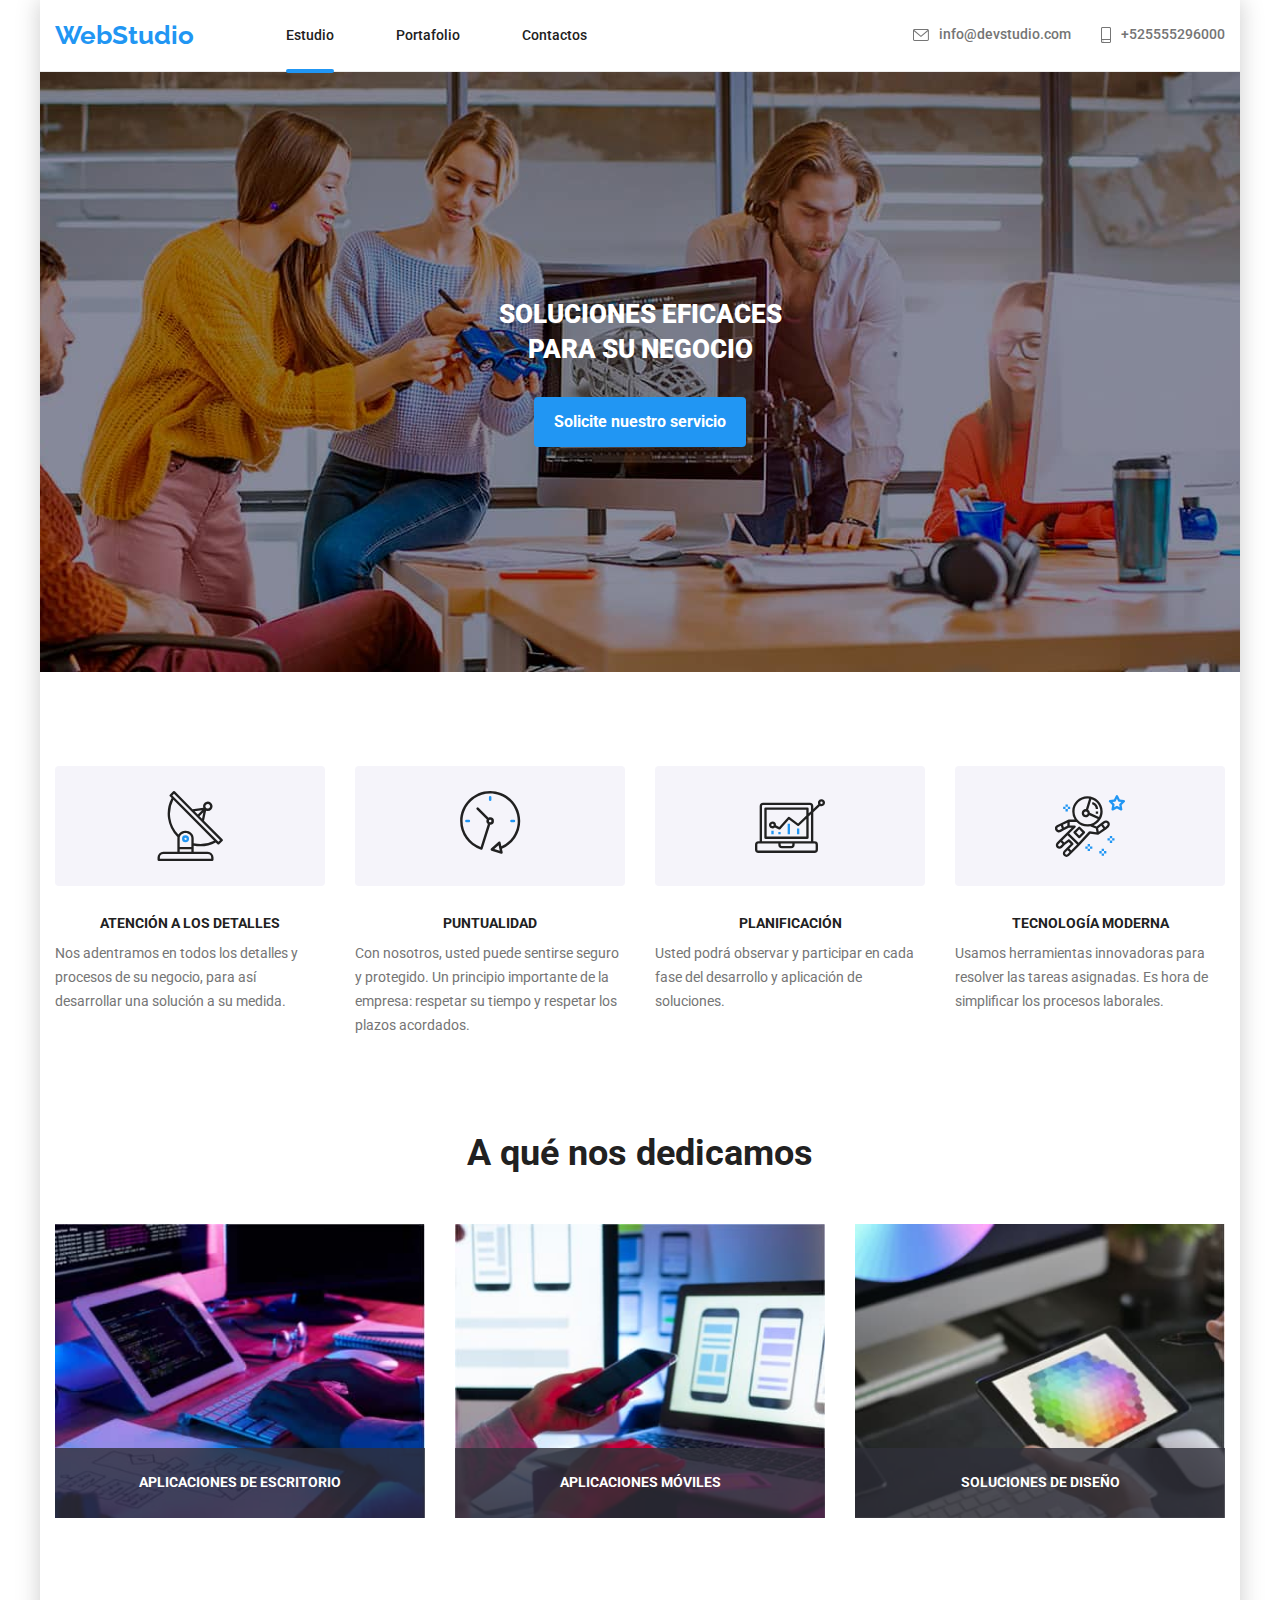
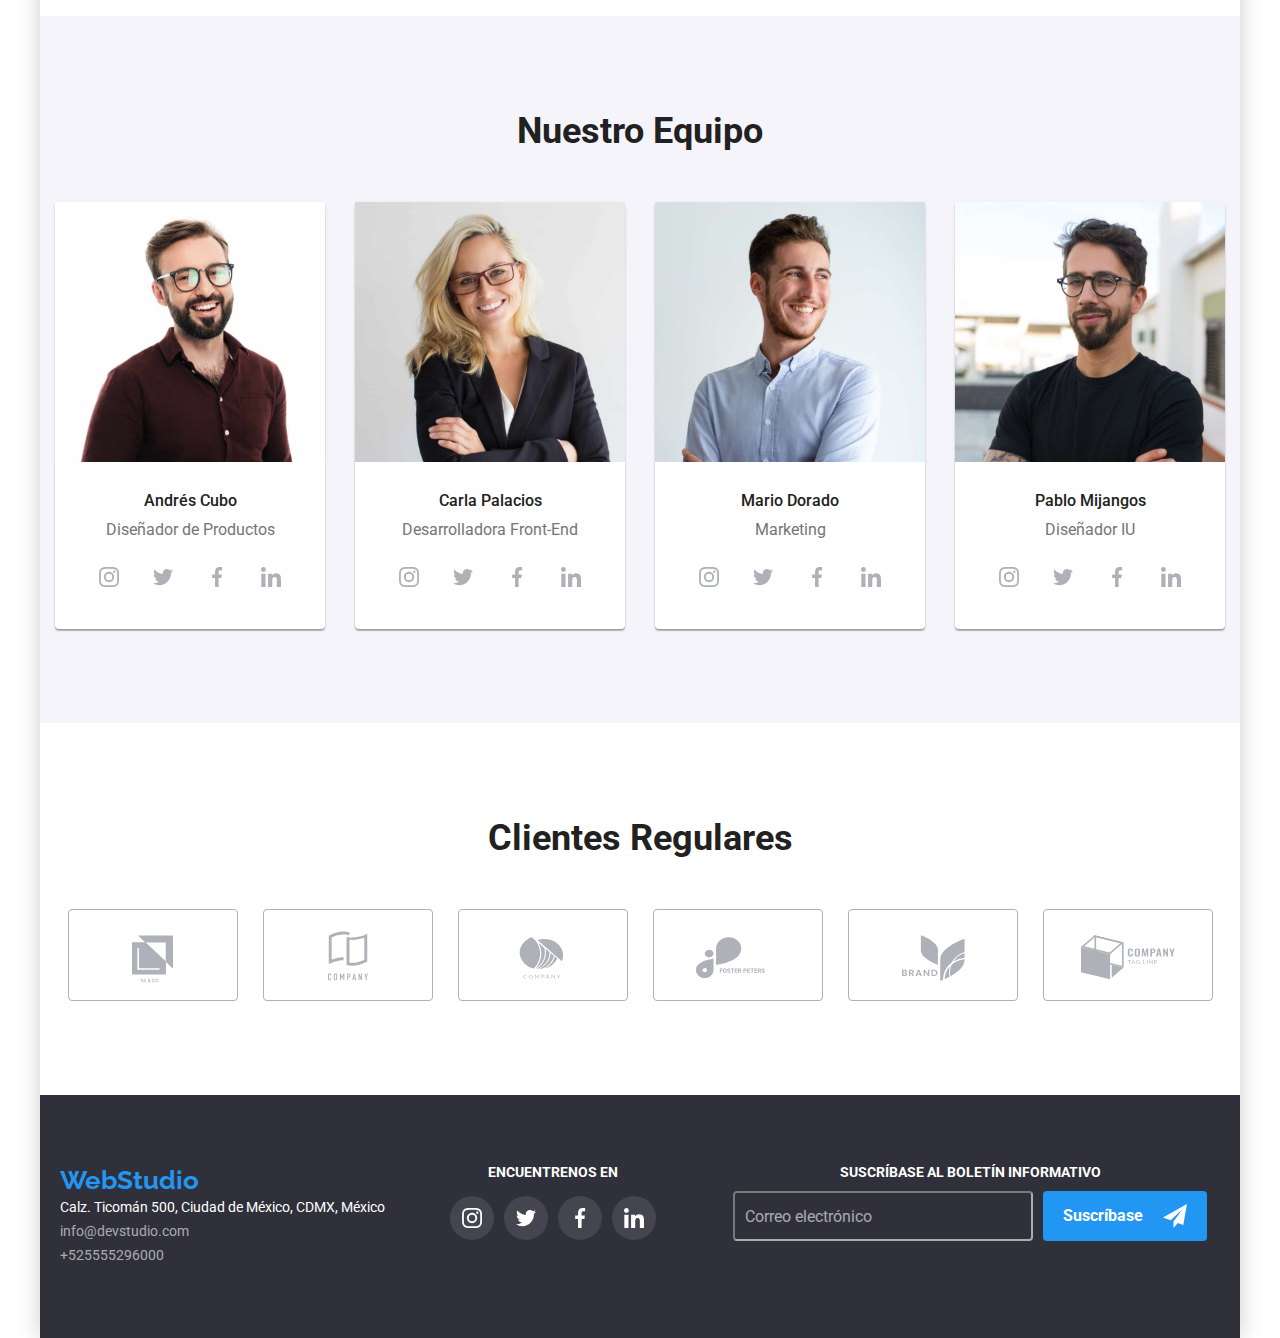
<file: index.html>
<!DOCTYPE html>
<html lang="en">
  <head>
    <meta charset="UTF-8" />
    <meta http-equiv="X-UA-Compatible" content="IE=edge" />
    <meta name="viewport" content="width=device-width, initial-scale=1.0" />
    <link rel="stylesheet" href="./css/main.min.css" />
    <link rel="stylesheet" href="./sass/main.css" />
    <title>WebStudio</title>
  </head>
  <body class="body">
    <header class="header">
      <nav class="nav">
        <a class="link logo" href="./index.html">WebStudio</a>
        <ul class="list menu">
          <li class="menu__item">
            <a class="link site menu__link" href="./index.html">Estudio</a>
          </li>
          <li class="menu__item">
            <a class="link menu__link" href="./portafolio.html">Portafolio</a>
          </li>
          <li class="menu__item">
            <a class="link menu__link" href="#">Contactos</a>
          </li>
        </ul>
      </nav>
      <ul class="list contact">
        <li class="contact__item">
          <svg class="contact__icon" width="16" height="12">
            <use href="./img/icons.svg#icon-mail"></use>
          </svg>
          <a
            class="link contact__link contact__link--header"
            href="mailto:info@devstudio.com"
          >
            info@devstudio.com
          </a>
        </li>
        <li class="contact__item">
          <svg class="contact__icon" width="10" height="16">
            <use href="./img/icons.svg#icon-phone"></use>
          </svg>
          <a
            class="link contact__link contact__link--header"
            href="tel:+525555296000"
          >
            +525555296000
          </a>
        </li>
      </ul>
    </header>
    <main class="main">
      <section class="">
        <div class="service">
          <h1 class="service__title">Soluciones eficaces para su negocio</h1>
          <button class="btn service__btn" type="button" data-modal-open>
            Solicite nuestro servicio
          </button>
        </div>
      </section>
      <section class="section">
        <ul class="list benefit">
          <li class="benefit__item">
            <div class="img">
              <svg class="img__icon">
                <use href="./img/icons.svg#icon-antenna"></use>
              </svg>
            </div>
            <h3 class="benefit__title">Atención a los detalles</h3>
            <p class="benefit__description">
              Nos adentramos en todos los detalles y procesos de su negocio,
              para así desarrollar una solución a su medida.
            </p>
          </li>
          <li class="benefit__item">
            <div class="img">
              <svg class="img__icon">
                <use href="./img/icons.svg#icon-reloj"></use>
              </svg>
            </div>
            <h3 class="benefit__title">Puntualidad</h3>
            <p class="benefit__description">
              Con nosotros, usted puede sentirse seguro y protegido. Un
              principio importante de la empresa: respetar su tiempo y respetar
              los plazos acordados.
            </p>
          </li>
          <li class="benefit__item">
            <div class="img">
              <svg class="img__icon">
                <use href="./img/icons.svg#icon-diagrama"></use>
              </svg>
            </div>
            <h3 class="benefit__title">Planificación</h3>
            <p class="benefit__description">
              Usted podrá observar y participar en cada fase del desarrollo y
              aplicación de soluciones.
            </p>
          </li>
          <li class="benefit__item">
            <div class="img">
              <svg class="img__icon">
                <use href="./img/icons.svg#icon-astronauta"></use>
              </svg>
            </div>
            <h3 class="benefit__title">Tecnología moderna</h3>
            <p class="benefit__description">
              Usamos herramientas innovadoras para resolver las tareas
              asignadas. Es hora de simplificar los procesos laborales.
            </p>
          </li>
        </ul>
        <div class="scope">
          <h2 class="title scope__title">A qué nos dedicamos</h2>
          <ul class="list scope__list">
            <li class="doing">
              <img
                class="doing__img"
                src="./img/deskopt-app.jpg"
                alt="Aplicativo de escritorio"
              />
              <p class="doing__title">aplicaciones de escritorio</p>
            </li>
            <li class="doing">
              <img
                class="doing__img"
                src="./img/movil-app.jpg"
                alt="Aplicativo movil"
              />
              <p class="doing__title">aplicaciones móviles</p>
            </li>
            <li class="doing">
              <img
                class="doing__img"
                src="./img/design.jpg"
                alt="Teoria del color"
              />
              <p class="doing__title">soluciones de diseño</p>
            </li>
          </ul>
        </div>
      </section>
      <section class="section section--team">
        <div class="team">
          <h2 class="title team__title">Nuestro Equipo</h2>
          <ul class="list team__list">
            <li class="person">
              <img
                class="person__photo"
                src="./img/andres-cubo.jpg"
                alt="Foto"
              />
              <h3 class="person__name">Andrés Cubo</h3>
              <p class="person__job">Diseñador de Productos</p>
              <ul class="list social">
                <li class="social__item">
                  <a class="social__link" href="">
                    <svg class="social__icon">
                      <use href="./img/icons.svg#icon-instagram"></use>
                    </svg>
                  </a>
                </li>
                <li class="social__item">
                  <a class="social__link" href="">
                    <svg class="social__icon">
                      <use href="./img/icons.svg#icon-twitter"></use>
                    </svg>
                  </a>
                </li>
                <li class="social__item">
                  <a class="social__link" href="">
                    <svg class="social__icon">
                      <use href="./img/icons.svg#icon-facebook"></use>
                    </svg>
                  </a>
                </li>
                <li class="social__item">
                  <a class="social__link" href="">
                    <svg class="social__icon">
                      <use href="./img/icons.svg#icon-linkedin"></use>
                    </svg>
                  </a>
                </li>
              </ul>
            </li>
            <li class="person">
              <img
                class="person__photo"
                src="./img/carla-palacios.jpg"
                alt="Foto"
              />
              <h3 class="person__name">Carla Palacios</h3>
              <p class="person__job">Desarrolladora Front-End</p>
              <ul class="list social">
                <li class="social__item">
                  <a class="social__link" href="">
                    <svg class="social__icon">
                      <use href="./img/icons.svg#icon-instagram"></use>
                    </svg>
                  </a>
                </li>
                <li class="social__item">
                  <a class="social__link" href="">
                    <svg class="social__icon">
                      <use href="./img/icons.svg#icon-twitter"></use>
                    </svg>
                  </a>
                </li>
                <li class="social__item">
                  <a class="social__link" href="">
                    <svg class="social__icon">
                      <use href="./img/icons.svg#icon-facebook"></use>
                    </svg>
                  </a>
                </li>
                <li class="social__item">
                  <a class="social__link" href="">
                    <svg class="social__icon">
                      <use href="./img/icons.svg#icon-linkedin"></use>
                    </svg>
                  </a>
                </li>
              </ul>
            </li>
            <li class="person">
              <img
                class="person__photo"
                src="./img/mario-dorado.jpg"
                alt="Foto"
              />
              <h3 class="person__name">Mario Dorado</h3>
              <p class="person__job">Marketing</p>
              <ul class="list social">
                <li class="social__item">
                  <a class="social__link" href="">
                    <svg class="social__icon">
                      <use href="./img/icons.svg#icon-instagram"></use>
                    </svg>
                  </a>
                </li>
                <li class="social__item">
                  <a class="social__link" href="">
                    <svg class="social__icon">
                      <use href="./img/icons.svg#icon-twitter"></use>
                    </svg>
                  </a>
                </li>
                <li class="social__item">
                  <a class="social__link" href="">
                    <svg class="social__icon">
                      <use href="./img/icons.svg#icon-facebook"></use>
                    </svg>
                  </a>
                </li>
                <li class="social__item">
                  <a class="social__link" href="">
                    <svg class="social__icon">
                      <use href="./img/icons.svg#icon-linkedin"></use>
                    </svg>
                  </a>
                </li>
              </ul>
            </li>
            <li class="person">
              <img
                class="person__photo"
                src="./img/pablo-mijangos.jpg"
                alt="Foto"
              />
              <h3 class="person__name">Pablo Mijangos</h3>
              <p class="person__job">Diseñador IU</p>
              <ul class="list social">
                <li class="social__item">
                  <a class="social__link" href="">
                    <svg class="social__icon">
                      <use href="./img/icons.svg#icon-instagram"></use>
                    </svg>
                  </a>
                </li>
                <li class="social__item">
                  <a class="social__link" href="">
                    <svg class="social__icon">
                      <use href="./img/icons.svg#icon-twitter"></use>
                    </svg>
                  </a>
                </li>
                <li class="social__item">
                  <a class="social__link" href="">
                    <svg class="social__icon">
                      <use href="./img/icons.svg#icon-facebook"></use>
                    </svg>
                  </a>
                </li>
                <li class="social__item">
                  <a class="social__link" href="">
                    <svg class="social__icon">
                      <use href="./img/icons.svg#icon-linkedin"></use>
                    </svg>
                  </a>
                </li>
              </ul>
            </li>
          </ul>
        </div>
      </section>
      <section class="section">
        <div class="div">
          <h2 class="title">Clientes Regulares</h2>
          <ul class="list customer">
            <li>
              <a href="#" class="customer__link">
                <svg class="customer__icon">
                  <use href="./img/icons.svg#icon-Logo-1"></use>
                </svg>
              </a>
            </li>
            <li>
              <a href="#" class="customer__link">
                <svg class="customer__icon">
                  <use href="./img/icons.svg#icon-Logo-2"></use>
                </svg>
              </a>
            </li>
            <li>
              <a href="#" class="customer__link">
                <svg class="customer__icon">
                  <use href="./img/icons.svg#icon-Logo-3"></use>
                </svg>
              </a>
            </li>
            <li>
              <a href="#" class="customer__link">
                <svg class="customer__icon">
                  <use href="./img/icons.svg#icon-Logo-4"></use>
                </svg>
              </a>
            </li>
            <li>
              <a href="#" class="customer__link">
                <svg class="customer__icon">
                  <use href="./img/icons.svg#icon-Logo-5"></use>
                </svg>
              </a>
            </li>
            <li>
              <a href="#" class="customer__link">
                <svg class="customer__icon">
                  <use href="./img/icons.svg#icon-Logo-6"></use>
                </svg>
              </a>
            </li>
          </ul>
        </div>
      </section>
    </main>
    <footer class="footer">
      <div class="footer__container">
        <address>
          <a class="link logo" href="">WebStudio</a>
          <ul class="list address">
            <li class="address__item">
              <a class="link address__direction" href="#">
                Calz. Ticomán 500, Ciudad de México, CDMX, México
              </a>
            </li>
            <li class="address__item">
              <a class="link address__contact" href="mailto:info@devstudio.com">
                info@devstudio.com
              </a>
            </li>
            <li class="address__item">
              <a class="link address__contact" href="tel:+525555296000">
                +525555296000
              </a>
            </li>
          </ul>
        </address>
        <div class="red-social">
          <h5 class="red-social__title">encuentrenos en</h5>
          <ul class="list social">
                <li class="social__item">
                  <a class="social__link social__link--footer" href="">
                    <svg class="social__icon social__icon--footer">
                      <use href="./img/icons.svg#icon-instagram"></use>
                    </svg>
                  </a>
                </li>
                <li class="social__item">
                  <a class="social__link social__link--footer" href="">
                    <svg class="social__icon social__icon--footer">
                      <use href="./img/icons.svg#icon-twitter"></use>
                    </svg>
                  </a>
                </li>
                <li class="social__item">
                  <a class="social__link social__link--footer" href="">
                    <svg class="social__icon social__icon--footer">
                      <use href="./img/icons.svg#icon-facebook"></use>
                    </svg>
                  </a>
                </li>
                <li class="social__item ">
                  <a class="social__link social__link--footer" href="">
                    <svg class="social__icon social__icon--footer">
                      <use href="./img/icons.svg#icon-linkedin"></use>
                    </svg>
                  </a>
                </li>
              </ul>
            </li>
          </ul>
        </div>
        <div class="newsletter">
          <h3 class="newsletter__title">suscríbase al boletín informativo</h3>
          <form class="newsletter-form" action="">
            <input
              class="newsletter-form__input"
              type="email"
              placeholder="Correo electrónico"
              required
            />
            <button class="btn btn-form" type="submit">
              Suscríbase
              <svg class="btn-form__icon">
                <use href="./img/icons.svg#icon-submit"></use>
              </svg>
            </button>
          </form>
        </div>
      </div>
    </footer>
    <section class="backdrop is-hidden" data-modal>
      <div class="modal">
        <button class="modal__close" data-modal-close>
          <svg class="modal__icon" width="11px" height="11px">
            <use href="./img/icons.svg#icon-close"></use>
          </svg>
        </button>
        <div class="modal__form">
          <h5 class="modal__title">
            Deje sus datos, nos contactaremos con usted
          </h5>
          <form action="" class="service-form" autocomplete="on">
            <label for="nombre" class="modal__label">Nombre</label>
            <div class="input">
              <input
                class="input__space"
                name="name-person"
                type="text"
                id="nombre"
                required
              />
              <svg class="input__icon">
                <use href="./img/icons.svg#icon-person"></use>
              </svg>
            </div>
            <label for="tel" class="modal__label">Telefono</label>
            <div class="input">
              <input
                class="input__space"
                name="tel-person"
                type="tel"
                id="tel"
              />
              <svg class="input__icon">
                <use href="./img/icons.svg#icon-tel"></use>
              </svg>
            </div>
            <label for="mail" class="modal__label">Correo</label>
            <div class="input">
              <input
                required
                class="input__space"
                name="mail-person"
                type="email"
                id="mail"
              />
              <svg class="input__icon">
                <use href="./img/icons.svg#icon-mail"></use>
              </svg>
            </div>
            <label for="opinion" class="modal__label">Comentarios</label>
            <div class="input">
              <textarea
                required
                class="input__textarea"
                name="opinion"
                id="opinion"
                placeholder="Introduzca el texto"
              ></textarea>
            </div>
            <div class="check">
              <input type="checkbox" class="check__input" id="check" required />
              <svg class="check__icon" height="15" width="15">
                <use href="./img/icons.svg#icon-cool"></use>
              </svg>
              <label class="check__info" for="check"
                >Estoy de acuerdo con el boletín informativo y acepto los
                Términos y Condiciones</label
              >
            </div>
            <button type="submit" class="btn modal__btn">Enviar</button>
          </form>
        </div>
      </div>
    </section>
    <script src="./js/modal.js"></script>
  </body>
</html>
</file>
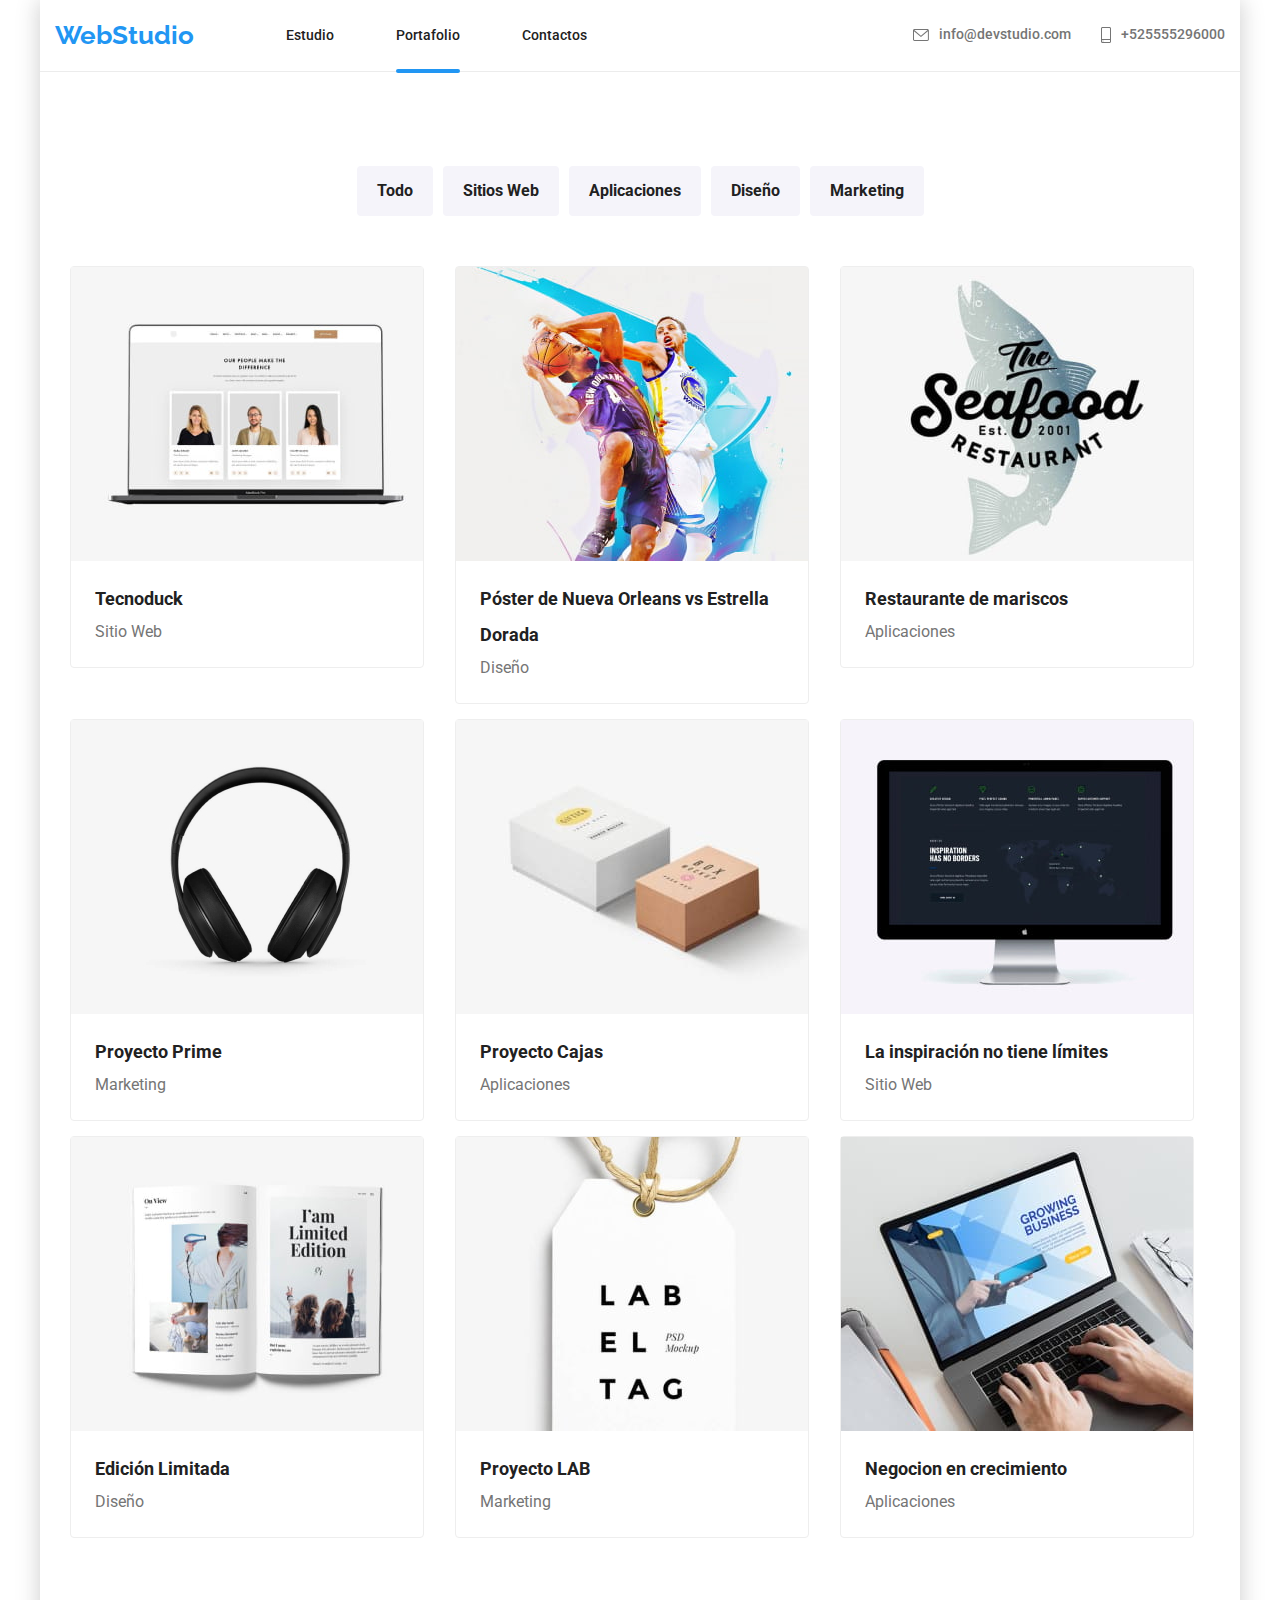
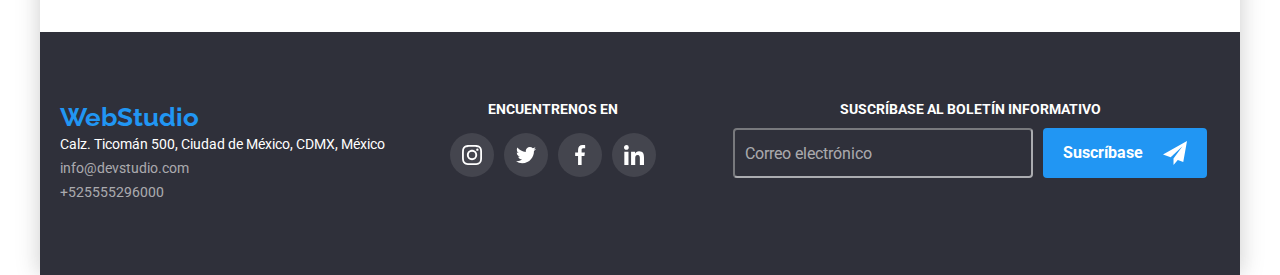
<file: portafolio.html>
<!DOCTYPE html>
<html lang="en">
  <head>
    <meta charset="UTF-8" />
    <meta http-equiv="X-UA-Compatible" content="IE=edge" />
    <meta name="viewport" content="width=device-width, initial-scale=1.0" />
    <link rel="stylesheet" href="./css/main.min.css" />
    <link rel="stylesheet" href="./sass/main.css" />
    <title>WebStudio</title>
  </head>
  <body class="body">
    <header class="header">
      <nav class="nav">
        <a class="link logo" href="./index.html">WebStudio</a>
        <ul class="list menu">
          <li class="menu__item">
            <a class="link menu__link" href="./index.html">Estudio</a>
          </li>
          <li class="menu__item">
            <a class="link site menu__link" href="./portafolio.html"
              >Portafolio</a
            >
          </li>
          <li class="menu__item">
            <a class="link menu__link" href="#">Contactos</a>
          </li>
        </ul>
      </nav>
      <ul class="list contact">
        <li class="contact__item">
          <svg class="contact__icon" width="16" height="12">
            <use href="./img/icons.svg#icon-mail"></use>
          </svg>
          <a
            class="link contact__link contact__link--header"
            href="mailto:info@devstudio.com"
          >
            info@devstudio.com
          </a>
        </li>
        <li class="contact__item">
          <svg class="contact__icon" width="10" height="16">
            <use href="./img/icons.svg#icon-phone"></use>
          </svg>
          <a
            class="link contact__link contact__link--header"
            href="tel:+525555296000"
          >
            +525555296000
          </a>
        </li>
      </ul>
    </header>
    <main>
      <section class="section">
        <nav class="nav--footer">
          <ul class="list filter">
            <li><button class=" filter__btn btn" type="button">Todo</button></li>
            <li>
              <button class="btn filter__btn" type="button">Sitios Web</button>
            </li>
            <li>
              <button class="btn filter__btn" type="button">
                Aplicaciones
              </button>
            </li>
            <li>
              <button class="btn filter__btn" type="button">Diseño</button>
            </li>
            <li>
              <button class="btn filter__btn" type="button">Marketing</button>
            </li>
          </ul>
        </nav>
        <div class="container">
          <ul class="list grid">
            <li class="grid__item">
              <div class="product">
                <div class="overly">
                  <img
                    class="product__img"
                    src="./img/tecnoduck.jpg"
                    alt="Foto producto"
                  />
                  <p class="overly__description">
                    Tecnoduck es una plataforma de distribución de coronavirus
                    de última generación. Las compañías usan esta plataforma
                    para el espionaje digital y los ataques a los servidores
                    seguros de la competencia.
                  </p>
                </div>
                <h5 class="product__name">Tecnoduck</h5>
                <p class="product__type">Sitio Web</p>
              </div>
            </li>
            <li class="grid__item">
              <div class="product">
                <div class="overly">
                  <img
                    class="product__img"
                    src="./img/basketball.jpg"
                    alt="Foto producto"
                  />
                  <p class="overly__description">
                    Lorem ipsum dolor sit amet consectetur, adipisicing elit.
                    Cum architecto est praesentium quod molestias placeat.
                    Aspernatur magnam, minima, aut distinctio vel ab iure velit
                    deleniti molestias quia ad vero nesciunt.
                  </p>
                </div>
                <h5 class="product__name">
                  Póster de Nueva Orleans vs Estrella Dorada
                </h5>
                <p class="product__type">Diseño</p>
              </div>
            </li>
            <li class="grid__item">
              <div class="product">
                <div class="overly">
                  <img
                    class="product__img"
                    src="./img/seafood.jpg"
                    alt="Foto producto"
                  />
                  <p class="overly__description">
                    Lorem ipsum dolor, sit amet consectetur adipisicing elit.
                    Eveniet, ipsum unde ullam dignissimos quisquam quibusdam a
                    sapiente incidunt autem! Temporibus non corrupti quisquam.
                    Cupiditate non qui veritatis tempora molestias itaque.
                  </p>
                </div>
                <h5 class="product__name">Restaurante de mariscos</h5>
                <p class="product__type">Aplicaciones</p>
              </div>
            </li>
            <li class="grid__item">
              <div class="product">
                <div class="overly">
                  <img
                    class="product__img"
                    src="./img/earphones.jpg"
                    alt="Foto producto"
                  />
                  <p class="overly__description">
                    Lorem ipsum dolor sit, amet consectetur adipisicing elit.
                    Beatae quo expedita voluptatum cum doloremque fugiat commodi
                    sunt id, vitae dolor, natus autem dolore ea at voluptate
                    porro obcaecati iure repellendus.
                  </p>
                </div>
                <h5 class="product__name">Proyecto Prime</h5>
                <p class="product__type">Marketing</p>
              </div>
            </li>
            <li class="grid__item">
              <div class="product">
                <div class="overly">
                  <img
                    class="product__img"
                    src="./img/boxes.jpg"
                    alt="Foto producto"
                  />
                  <p class="overly__description">
                    Lorem ipsum dolor sit, amet consectetur adipisicing elit.
                    Aliquam quia tenetur natus saepe, explicabo nemo ratione
                    expedita beatae, eaque cumque blanditiis accusamus atque. At
                    reiciendis voluptatem ad nesciunt praesentium doloremque.
                  </p>
                </div>
                <h5 class="product__name">Proyecto Cajas</h5>
                <p class="product__type">Aplicaciones</p>
              </div>
            </li>
            <li class="grid__item">
              <div class="product">
                <div class="overly">
                  <img
                    class="product__img"
                    src="./img/screen.jpg"
                    alt="Foto producto"
                  />
                  <p class="overly__description">
                    Lorem ipsum dolor sit amet consectetur adipisicing elit.
                    Facilis, exercitationem perferendis itaque debitis minus
                    consequuntur voluptatem aliquam cupiditate maiores porro
                    nesciunt inventore sit voluptate iure est vitae molestias
                    animi esse.
                  </p>
                </div>
                <h5 class="product__name">La inspiración no tiene límites</h5>
                <p class="product__type">Sitio Web</p>
              </div>
            </li>
            <li class="grid__item">
              <div class="product">
                <div class="overly">
                  <img
                    class="product__img"
                    src="./img/book.jpg"
                    alt="Foto producto"
                  />
                  <p class="overly__description">
                    Lorem ipsum dolor sit amet consectetur adipisicing elit.
                    Doloremque corporis commodi illum quibusdam enim nostrum
                    error deserunt modi veritatis. Doloribus esse sapiente dolor
                    animi? Ut in culpa molestias consectetur. Dolores.
                  </p>
                </div>
                <h5 class="product__name">Edición Limitada</h5>
                <p class="product__type">Diseño</p>
              </div>
            </li>
            <li class="grid__item">
              <div class="product">
                <div class="overly">
                  <img
                    class="product__img"
                    src="./img/proyect-lab.jpg"
                    alt="Foto producto"
                  />
                  <p class="overly__description">
                    Lorem ipsum dolor sit amet consectetur adipisicing elit.
                    Eligendi, id sequi. Molestiae pariatur voluptatibus numquam,
                    fugiat omnis quisquam, a velit soluta necessitatibus,
                    tempore unde suscipit accusamus ullam odit provident error!
                  </p>
                </div>
                <h5 class="product__name">Proyecto LAB</h5>
                <p class="product__type">Marketing</p>
              </div>
            </li>
            <li class="grid__item">
              <div class="product">
                <div class="overly">
                  <img
                    class="product__img"
                    src="./img/computer.jpg"
                    alt="Foto producto"
                  />
                  <p class="overly__description">
                    Lorem ipsum dolor sit amet consectetur adipisicing elit.
                    Obcaecati enim officia officiis voluptatem veritatis
                    mollitia unde, tempora temporibus fuga maxime dolorem veniam
                    corrupti, excepturi asperiores velit eum tempore itaque
                    aliquid.
                  </p>
                </div>
                <h5 class="product__name">Negocion en crecimiento</h5>
                <p class="product__type">Aplicaciones</p>
              </div>
            </li>
          </ul>
        </div>
      </section>
    </main>
    <footer class="footer">
      <div class="footer__container">
        <address>
          <a class="link logo" href="">WebStudio</a>
          <ul class="list address">
            <li class="address__item">
              <a class="link address__direction" href="#">
                Calz. Ticomán 500, Ciudad de México, CDMX, México
              </a>
            </li>
            <li class="address__item">
              <a class="link address__contact" href="mailto:info@devstudio.com">
                info@devstudio.com
              </a>
            </li>
            <li class="address__item">
              <a class="link address__contact" href="tel:+525555296000">
                +525555296000
              </a>
            </li>
          </ul>
        </address>
        <div class="red-social">
          <h5 class="red-social__title">encuentrenos en</h5>
          <ul class="list social">
                <li class="social__item">
                  <a class="social__link social__link--footer" href="">
                    <svg class="social__icon social__icon--footer">
                      <use href="./img/icons.svg#icon-instagram"></use>
                    </svg>
                  </a>
                </li>
                <li class="social__item">
                  <a class="social__link social__link--footer" href="">
                    <svg class="social__icon social__icon--footer">
                      <use href="./img/icons.svg#icon-twitter"></use>
                    </svg>
                  </a>
                </li>
                <li class="social__item">
                  <a class="social__link social__link--footer" href="">
                    <svg class="social__icon social__icon--footer">
                      <use href="./img/icons.svg#icon-facebook"></use>
                    </svg>
                  </a>
                </li>
                <li class="social__item ">
                  <a class="social__link social__link--footer" href="">
                    <svg class="social__icon social__icon--footer">
                      <use href="./img/icons.svg#icon-linkedin"></use>
                    </svg>
                  </a>
                </li>
              </ul>
            </li>
          </ul>
        </div>
        <div class="newsletter">
          <h3 class="newsletter__title">suscríbase al boletín informativo</h3>
          <form class="newsletter-form" action="">
            <input
              class="newsletter-form__input"
              type="email"
              placeholder="Correo electrónico"
              required
            />
            <button class="btn btn-form" type="submit">
              Suscríbase
              <svg class="btn-form__icon">
                <use href="./img/icons.svg#icon-submit"></use>
              </svg>
            </button>
          </form>
        </div>
      </div>
    </footer>
  </body>
</html>
</file>
<file: sass/main.css>
@import url("https://fonts.googleapis.com/css2?family=Roboto:ital,wght@0,400;0,500;0,700;0,900;1,400;1,500;1,700;1,900&display=swap");
@import url("https://fonts.googleapis.com/css2?family=Raleway:ital,wght@0,700;1,700&display=swap");
/*! modern-normalize v1.1.0 | MIT License | https://github.com/sindresorhus/modern-normalize */
/*
Document
========
*/
/**
Use a better box model (opinionated).
*/
*,
::before,
::after {
  box-sizing: border-box;
}

/**
1. Correct the line height in all browsers.
2. Prevent adjustments of font size after orientation changes in iOS.
3. Use a more readable tab size (opinionated).
*/
html {
  line-height: 1.15; /* 1 */
  -webkit-text-size-adjust: 100%; /* 2 */
  -moz-tab-size: 4; /* 3 */
  -o-tab-size: 4;
     tab-size: 4; /* 3 */
}

/*
Sections
========
*/
/**
1. Remove the margin in all browsers.
2. Improve consistency of default fonts in all browsers. (https://github.com/sindresorhus/modern-normalize/issues/3)
*/
body {
  margin: 0; /* 1 */
  font-family: system-ui, -apple-system, "Segoe UI", Roboto, Helvetica, Arial, sans-serif, "Apple Color Emoji", "Segoe UI Emoji"; /* 2 */
}

/*
Grouping content
================
*/
/**
1. Add the correct height in Firefox.
2. Correct the inheritance of border color in Firefox. (https://bugzilla.mozilla.org/show_bug.cgi?id=190655)
*/
hr {
  height: 0; /* 1 */
  color: inherit; /* 2 */
}

/*
Text-level semantics
====================
*/
/**
Add the correct text decoration in Chrome, Edge, and Safari.
*/
abbr[title] {
  -webkit-text-decoration: underline dotted;
          text-decoration: underline dotted;
}

/**
Add the correct font weight in Edge and Safari.
*/
b,
strong {
  font-weight: bolder;
}

/**
1. Improve consistency of default fonts in all browsers. (https://github.com/sindresorhus/modern-normalize/issues/3)
2. Correct the odd 'em' font sizing in all browsers.
*/
code,
kbd,
samp,
pre {
  font-family: ui-monospace, SFMono-Regular, Consolas, "Liberation Mono", Menlo, monospace; /* 1 */
  font-size: 1em; /* 2 */
}

/**
Add the correct font size in all browsers.
*/
small {
  font-size: 80%;
}

/**
Prevent 'sub' and 'sup' elements from affecting the line height in all browsers.
*/
sub,
sup {
  font-size: 75%;
  line-height: 0;
  position: relative;
  vertical-align: baseline;
}

sub {
  bottom: -0.25em;
}

sup {
  top: -0.5em;
}

/*
Tabular data
============
*/
/**
1. Remove text indentation from table contents in Chrome and Safari. (https://bugs.chromium.org/p/chromium/issues/detail?id=999088, https://bugs.webkit.org/show_bug.cgi?id=201297)
2. Correct table border color inheritance in Chrome and Safari. (https://bugs.chromium.org/p/chromium/issues/detail?id=935729, https://bugs.webkit.org/show_bug.cgi?id=195016)
*/
table {
  text-indent: 0; /* 1 */
  border-color: inherit; /* 2 */
}

/*
Forms
=====
*/
/**
1. Change the font styles in all browsers.
2. Remove the margin in Firefox and Safari.
*/
button,
input,
optgroup,
select,
textarea {
  font-family: inherit; /* 1 */
  font-size: 100%; /* 1 */
  line-height: 1.15; /* 1 */
  margin: 0; /* 2 */
}

/**
Remove the inheritance of text transform in Edge and Firefox.
*/
button,
select {
  text-transform: none;
}

/**
Correct the inability to style clickable types in iOS and Safari.
*/
button,
[type=button],
[type=reset],
[type=submit] {
  -webkit-appearance: button;
}

/**
Remove the inner border and padding in Firefox.
*/
::-moz-focus-inner {
  border-style: none;
  padding: 0;
}

/**
Restore the focus styles unset by the previous rule.
*/
:-moz-focusring {
  outline: 1px dotted ButtonText;
}

/**
Remove the additional ':invalid' styles in Firefox.
See: https://github.com/mozilla/gecko-dev/blob/2f9eacd9d3d995c937b4251a5557d95d494c9be1/layout/style/res/forms.css#L728-L737
*/
:-moz-ui-invalid {
  box-shadow: none;
}

/**
Remove the padding so developers are not caught out when they zero out 'fieldset' elements in all browsers.
*/
legend {
  padding: 0;
}

/**
Add the correct vertical alignment in Chrome and Firefox.
*/
progress {
  vertical-align: baseline;
}

/**
Correct the cursor style of increment and decrement buttons in Safari.
*/
::-webkit-inner-spin-button,
::-webkit-outer-spin-button {
  height: auto;
}

/**
1. Correct the odd appearance in Chrome and Safari.
2. Correct the outline style in Safari.
*/
[type=search] {
  -webkit-appearance: textfield; /* 1 */
  outline-offset: -2px; /* 2 */
}

/**
Remove the inner padding in Chrome and Safari on macOS.
*/
::-webkit-search-decoration {
  -webkit-appearance: none;
}

/**
1. Correct the inability to style clickable types in iOS and Safari.
2. Change font properties to 'inherit' in Safari.
*/
::-webkit-file-upload-button {
  -webkit-appearance: button; /* 1 */
  font: inherit; /* 2 */
}

/*
Interactive
===========
*/
/*
Add the correct display in Chrome and Safari.
*/
summary {
  display: list-item;
}

* {
  margin: 0;
  padding: 0;
}

.service {
  background-color: #2f303a;
  background-image: url("../img/img-service.jpg");
  background-repeat: no-repeat;
  background-size: cover;
  background-position: center;
}

@media screen and (min-device-pixel-ratio: 2), (-webkit-min-device-pixel-ratio: 2), (min-resolution: 192dpi), (min-resolution: 2dppx) {
  .service {
    background-image: url("../img/img-service@2x.jpg");
  }
}
.body {
  font-family: "Roboto", "Times New Roman", sans-serif;
  display: flex;
  align-items: center;
  justify-content: center;
  flex-direction: column;
  margin: 0 auto;
  min-width: 480px;
  box-shadow: 6px 0px 20px rgba(0, 0, 0, 0.1), -6px 0px 20px rgba(0, 0, 0, 0.1);
}

.list {
  list-style: none;
}

.link {
  text-decoration: none;
}

.site {
  color: #2196f3;
}
.site::after {
  position: absolute;
  display: block;
  bottom: -28px;
  content: "";
  width: 100%;
  height: 4px;
  background-color: #2196f3;
  border-radius: 2px;
}

.logo {
  font-family: "Raleway";
  font-size: 26px;
  font-style: normal;
  line-height: 1.19;
  font-weight: 700;
  color: #2196f3;
}

.section {
  padding: 94px 15px;
}

.btn {
  font-size: 16px;
  font-style: normal;
  line-height: 1.88;
  font-weight: 700;
  background-color: #2196f3;
  border: none;
  border-radius: 4px;
  color: #fff;
  padding: 10px 20px;
  cursor: pointer;
}

.title {
  text-align: center;
  font-size: 36px;
  font-style: normal;
  line-height: 1.17;
  font-weight: 700;
  color: #212121;
  margin-bottom: 50px;
}

.main {
  width: 100%;
}

.header {
  display: flex;
  align-items: center;
  justify-content: center;
  width: 100%;
  justify-content: space-between;
  padding: 20px 15px;
  border-bottom: 1px solid #ececec;
}

.nav {
  display: flex;
  align-items: center;
  justify-content: center;
}

.btn-menu {
  border: none;
  background-color: inherit;
}
.btn-menu:hover .btn-menu__icon, .btn-menu:focus .btn-menu__icon {
  fill: #2196f3;
}
.btn-menu__icon {
  width: 40px;
  height: 40px;
}

.menu {
  display: flex;
  align-items: center;
  justify-content: center;
  display: none;
  -moz-column-gap: 62px;
       column-gap: 62px;
  margin-left: 92px;
}
.menu__item {
  position: relative;
}
.menu__link {
  color: #212121;
  font-size: 14px;
  font-style: normal;
  line-height: 1.14;
  font-weight: 500;
}

.contact {
  display: flex;
  align-items: center;
  justify-content: center;
  display: none;
  gap: 30px;
}
.contact__item {
  display: flex;
  align-items: center;
  justify-content: center;
  gap: 10px;
}
.contact__item:focus .contact__icon, .contact__item:hover .contact__icon, .contact__item:focus .contact__link, .contact__item:hover .contact__link {
  fill: #2196f3;
  color: #2196f3;
}
.contact__icon {
  fill: #757575;
}
.contact__link {
  color: #757575;
  font-size: 14px;
  font-style: normal;
  line-height: 1.14;
  font-weight: 500;
}

.mobile {
  position: fixed;
  top: 0;
  left: 0;
  width: 100%;
  height: 100%;
  background-color: #fff;
}
.mobile-modal {
  display: flex;
  flex-direction: column;
  gap: 302px;
  position: relative;
  padding: 50px 40px;
}
.mobile__close {
  position: absolute;
  top: 20px;
  right: 20px;
  border: none;
  background-color: inherit;
}
.mobile__close:hover .mobile__icon, .mobile__close:hover .mobile__icon {
  fill: #2196f3;
}

.mobile-menu__link {
  font-size: 40px;
  font-style: normal;
  line-height: 1.17;
  font-weight: 500;
  margin-bottom: 36px;
  color: #212121;
}
.mobile-menu__link:focus, .mobile-menu__link:hover {
  color: #2196f3;
}

.contact-mobile__item {
  margin-bottom: 30px;
}
.contact-mobile__tel {
  font-size: 34px;
  font-style: normal;
  line-height: 1.17;
  font-weight: 500;
  color: #2196f3;
}
.contact-mobile__mail {
  font-size: 24px;
  font-style: normal;
  line-height: 1.17;
  font-weight: 500;
  color: #757575;
}

.social--mobile {
  display: flex;
  align-items: center;
  justify-content: center;
}
.social--mobile__link {
  font-size: 18px;
  font-style: normal;
  line-height: 1.2;
  font-weight: 500;
  border-right: 1px solid rgba(33, 33, 33, 0.2);
  padding: 0px 10px;
  color: #2196f3;
}

.service {
  display: flex;
  align-items: center;
  justify-content: center;
  flex-direction: column;
  row-gap: 30px;
  height: 400px;
}
.service__title {
  font-size: 26px;
  font-style: normal;
  line-height: 1.36;
  font-weight: 900;
  text-align: center;
  text-transform: uppercase;
  width: 300px;
  color: #fff;
}

.benefit {
  display: flex;
  align-items: center;
  justify-content: center;
  flex-wrap: wrap;
  gap: 30px;
  align-items: flex-start;
  justify-content: space-evenly;
}
.benefit__item {
  width: 100%;
}
.benefit__title {
  font-size: 14px;
  font-style: normal;
  line-height: 1.14;
  font-weight: 700;
  text-align: center;
  text-transform: uppercase;
  color: #212121;
  margin-top: 30px;
}
.benefit__description {
  font-size: 14px;
  font-style: normal;
  line-height: 1.71;
  font-weight: 400;
  color: #757575;
  margin-top: 10px;
}

.img {
  display: flex;
  align-items: center;
  justify-content: center;
  background-color: #F5F4FA;
  border-radius: 4px;
  height: 120px;
}
.img__icon {
  width: 70px;
  height: 70px;
}

.scope {
  display: none;
}
.scope__list {
  display: flex;
  align-items: center;
  justify-content: center;
  gap: 30px;
}

.doing {
  position: relative;
  width: 370px;
}
.doing__img {
  width: 100%;
  height: 294px;
}
.doing__title {
  font-size: 14px;
  font-style: normal;
  line-height: 1.14;
  font-weight: 700;
  width: 100%;
  position: absolute;
  bottom: 4px;
  padding: 27px 0px;
  text-align: center;
  text-transform: uppercase;
  background-color: rgba(47, 48, 58, 0.8);
  color: #FFF;
}

.section--team {
  background-color: #f5f4fa;
}

.team__list {
  display: flex;
  align-items: center;
  justify-content: center;
  flex-wrap: wrap;
  gap: 30px;
}

.person {
  display: flex;
  align-items: center;
  justify-content: center;
  flex-direction: column;
  gap: 10px;
  width: 450px;
  background-color: #fff;
  border-radius: 4px;
  box-shadow: 0px 1px 3px rgba(0, 0, 0, 0.12), 0px 1px 1px rgba(0, 0, 0, 0.14), 0px 2px 1px rgba(0, 0, 0, 0.2);
  padding-bottom: 30px;
}
.person__photo {
  width: 100%;
  margin-bottom: 20px;
}
.person__name {
  font-size: 16px;
  font-style: normal;
  line-height: 1.18;
  font-weight: 500;
  color: #212121;
}
.person__job {
  font-size: 16px;
  font-style: normal;
  line-height: 1.18;
  font-weight: 400;
  color: #757575;
}

.social {
  margin-top: 5px;
  display: flex;
  align-items: center;
  justify-content: center;
  width: 100%;
  gap: 10px;
  flex-wrap: wrap;
}
.social__item {
  display: flex;
  align-items: center;
  justify-content: center;
}
.social__link {
  display: flex;
  align-items: center;
  justify-content: center;
  width: 44px;
  height: 44px;
  border-radius: 50%;
}
.social__link:focus, .social__link:hover {
  background-color: #2196f3;
}
.social__icon {
  width: 20px;
  height: 20px;
  fill: #AFB1B8;
}
.social__link:focus .social__icon, .social__link:hover .social__icon {
  fill: #FFF;
}

.customer {
  display: flex;
  align-items: center;
  justify-content: center;
  flex-wrap: wrap;
  gap: 25px;
}
.customer__link {
  display: flex;
  align-items: center;
  justify-content: center;
  width: 170px;
  height: 92px;
  border: 1px solid #afb1b8;
  border-radius: 4px;
}
.customer__link:focus, .customer__link:hover {
  border-color: #2196f3;
}
.customer__icon {
  width: 106px;
  height: 60px;
  fill: #afb1b8;
}
.customer__link:focus .customer__icon, .customer__link:hover .customer__icon {
  fill: #2196f3;
}

.footer {
  width: 100%;
  background-color: #2f303a;
  display: flex;
  align-items: center;
  justify-content: center;
}
.footer-address {
  display: flex;
  align-items: center;
  justify-content: center;
  flex-direction: column;
  gap: 15px;
}
.footer__container {
  display: flex;
  align-items: center;
  justify-content: center;
  flex-wrap: wrap;
  gap: 60px;
  width: 100%;
  padding: 70px 15px;
  justify-content: space-evenly;
  align-items: flex-start;
}

.address {
  display: flex;
  align-items: center;
  justify-content: center;
  flex-direction: column;
}
.address__direction {
  font-size: 14px;
  font-style: normal;
  line-height: 1.71;
  font-weight: 400;
  color: #fff;
}
.address__contact {
  font-size: 14px;
  font-style: normal;
  line-height: 1.71;
  font-weight: 400;
  color: rgba(255, 255, 255, 0.6);
}

.red-social__title {
  font-size: 14px;
  font-style: normal;
  line-height: 1.14;
  font-weight: 700;
  color: #fff;
  text-transform: uppercase;
  margin-bottom: 15px;
  width: 206px;
  text-align: center;
}

.social__link--footer {
  background-color: rgba(255, 255, 255, 0.1);
}
.social__icon--footer {
  fill: #fff;
}

.newsletter {
  display: flex;
  align-items: center;
  justify-content: center;
  flex-wrap: wrap;
}
.newsletter__title {
  font-size: 14px;
  font-style: normal;
  line-height: 1.14;
  font-weight: 700;
  color: #fff;
  text-transform: uppercase;
  margin-bottom: 10px;
}

.newsletter-form {
  display: flex;
  align-items: center;
  justify-content: center;
  width: 100%;
  flex-wrap: wrap;
}
.newsletter-form__input {
  width: 100%;
  height: 50px;
  border-radius: 4px;
  margin-right: 10px;
  padding-left: 10px;
  background-color: inherit;
  border-color: rgba(255, 255, 255, 0.6);
  color: #fff;
}
.newsletter-form__input:focus, .newsletter-form__input:hover {
  outline: #fff;
  border-color: #fff;
}
.newsletter-form__input::-moz-placeholder {
  font-size: 16px;
  font-style: normal;
  line-height: 1.25;
  font-weight: 400;
  color: rgba(255, 255, 255, 0.6);
}
.newsletter-form__input:-ms-input-placeholder {
  font-size: 16px;
  font-style: normal;
  line-height: 1.25;
  font-weight: 400;
  color: rgba(255, 255, 255, 0.6);
}
.newsletter-form__input::placeholder {
  font-size: 16px;
  font-style: normal;
  line-height: 1.25;
  font-weight: 400;
  color: rgba(255, 255, 255, 0.6);
}

.btn-form {
  margin-top: 10px;
  display: flex;
  align-items: center;
  justify-content: center;
  gap: 20px;
}
.btn-form__icon {
  width: 24px;
  height: 24px;
}

.backdrop {
  display: flex;
  align-items: center;
  justify-content: center;
  position: fixed;
  top: 0;
  left: 0;
  width: 100%;
  height: 100%;
  background-color: rgba(0, 0, 0, 0.2);
}

.is-hidden {
  visibility: hidden;
}

.modal {
  display: flex;
  align-items: center;
  justify-content: center;
  width: 450px;
  position: relative;
  background-color: #fff;
  padding: 40px 40px;
  border-radius: 4px;
}
.modal__close {
  display: flex;
  align-items: center;
  justify-content: center;
  width: 30px;
  height: 30px;
  position: absolute;
  right: 8px;
  top: 8px;
  border: 1px solid rgba(0, 0, 0, 0.1);
  border-radius: 50%;
  background-color: inherit;
  cursor: pointer;
}
.modal__close:focus .modal__icon, .modal__close:hover .modal__icon {
  fill: #2196f3;
}
.modal__form {
  display: flex;
  align-items: center;
  justify-content: center;
  flex-direction: column;
  width: 100%;
}
.modal__title {
  font-size: 20px;
  font-style: normal;
  line-height: 1.15;
  font-weight: 700;
  color: #212121;
  text-align: center;
  margin-bottom: 10px;
}
.modal__label {
  font-size: 12px;
  font-style: normal;
  line-height: 1.17;
  font-weight: 400;
  color: #757575;
}
.modal__btn {
  display: flex;
  margin: 20px auto;
  justify-self: center;
}

.input {
  display: flex;
  align-items: center;
  justify-content: center;
  position: relative;
  width: 100%;
  margin: 0px auto;
}
.input__space {
  font-size: 14px;
  font-style: normal;
  line-height: 1.17;
  font-weight: 400;
  width: 100%;
  height: 40px;
  border-radius: 4px;
  border: 1px solid rgba(33, 33, 33, 0.2);
  margin-bottom: 5px;
  padding-left: 35px;
}
.input__space:hover, .input__space:focus {
  outline: #2196f3;
  border-color: #2196f3;
}
.input__icon {
  position: absolute;
  top: 12px;
  left: 10px;
  width: 18px;
  height: 18px;
}
.input:hover .input__icon, .input:focus .input__icon {
  fill: #2196f3;
}
.input__textarea {
  width: 448px;
  height: 120px;
  resize: none;
  border: 1px solid rgba(33, 33, 33, 0.2);
  border-radius: 4px;
  margin-bottom: 10px;
  padding: 12px 16px;
}
.input__textarea:hover, .input__textarea:focus {
  outline: #2196f3;
  border-color: #2196f3;
}
.input__textarea::-moz-placeholder {
  font-style: normal;
  font-weight: 400;
  font-size: 12px;
  line-height: 14px;
  color: rgba(117, 117, 117, 0.5);
}
.input__textarea:-ms-input-placeholder {
  font-style: normal;
  font-weight: 400;
  font-size: 12px;
  line-height: 14px;
  color: rgba(117, 117, 117, 0.5);
}
.input__textarea::placeholder {
  font-style: normal;
  font-weight: 400;
  font-size: 12px;
  line-height: 14px;
  color: rgba(117, 117, 117, 0.5);
}

.check {
  position: relative;
  display: flex;
  flex-direction: row;
  gap: 10px;
}
.check__icon {
  position: absolute;
  display: flex;
  justify-content: center;
  align-items: center;
  left: 0px;
  top: 12px;
  z-index: -1;
}
.check__input:checked + .check__icon {
  z-index: 1;
  background-color: #2196F3;
  border-radius: 4px;
}

.service-form {
  width: 100%;
}

.filter {
  display: flex;
  align-items: center;
  justify-content: center;
  flex-wrap: wrap;
  gap: 10px;
  margin-bottom: 50px;
}
.filter__btn {
  background-color: #f5f4fa;
  color: #212121;
}
.filter__btn:focus, .filter__btn:hover {
  background-color: #2196f3;
  color: #fff;
}

.grid {
  display: flex;
  flex-wrap: wrap;
  gap: 15px;
  justify-content: center;
}

.overly {
  position: relative;
  overflow: hidden;
  width: 100%;
  height: 294px;
}
.overly__description {
  display: flex;
  align-items: center;
  justify-content: center;
  font-size: 18px;
  font-style: normal;
  line-height: 1.56;
  font-weight: 400;
  position: absolute;
  top: 0px;
  width: 100%;
  height: 100%;
  background-color: rgba(33, 150, 243, 0.9);
  color: #fff;
  padding: 0px 24px;
  transform: translateY(100%);
  transition: transform 250ms cubic-bezier(0.4, 0, 0.2, 1);
}
.overly:focus .overly__description, .overly:hover .overly__description {
  transform: translateY(0%);
}

.product {
  width: 370px;
  padding-bottom: 20px;
  border: 1px solid #eeeeee;
  border-radius: 4px;
}
.product:focus, .product:hover {
  box-shadow: 0px 1px 1px rgba(0, 0, 0, 0.12), 0px 4px 4px rgba(0, 0, 0, 0.06), 1px 4px 6px rgba(0, 0, 0, 0.16);
}
.product__name {
  font-size: 18px;
  font-style: normal;
  line-height: 2;
  font-weight: 700;
  margin-left: 24px;
  margin-top: 20px;
  color: #212121;
}
.product__type {
  font-size: 16px;
  font-style: normal;
  line-height: 1.88;
  font-weight: 400;
  margin-left: 24px;
  color: #757575;
}

@media screen and (min-width: 768px) {
  .benefit__item {
    width: 354px;
  }
  .person {
    width: 354px;
  }
  .btn-menu {
    display: none;
  }
  .contact {
    display: block;
  }
  .menu {
    display: flex;
  }
  .product {
    width: 354px;
  }
}
@media screen and (min-width: 1200px) {
  .body {
    width: 1200px;
  }
  .benefit__item {
    width: 270px;
  }
  .person {
    width: 270px;
  }
  .contact {
    display: flex;
  }
  .scope {
    display: block;
  }
  .newsletter {
    width: 500px;
  }
  .newsletter-form__input {
    width: 300px;
  }
  .btn-form {
    margin: 0;
  }
  .footer-address,
.address {
    align-items: flex-start;
  }
  .grid__item {
    width: 370px;
  }
  .service {
    height: 600px;
    background-image: url("../img/img-service@2x.jpg");
  }
}/*# sourceMappingURL=main.css.map */
</file>
<file: css/main.min.css>
@import "https://fonts.googleapis.com/css2?family=Roboto:ital,wght@0,400;0,500;0,700;0,900;1,400;1,500;1,700;1,900&display=swap";@import "https://fonts.googleapis.com/css2?family=Raleway:ital,wght@0,700;1,700&display=swap";*,::before,::after{box-sizing:border-box}html{line-height:1.15;-webkit-text-size-adjust:100%;-moz-tab-size:4;-o-tab-size:4;tab-size:4}body{margin:0;font-family:system-ui,-apple-system,"Segoe UI",Roboto,Helvetica,Arial,sans-serif,"Apple Color Emoji","Segoe UI Emoji"}hr{height:0;color:inherit}abbr[title]{-webkit-text-decoration:underline dotted;text-decoration:underline dotted}b,strong{font-weight:bolder}code,kbd,samp,pre{font-family:ui-monospace,SFMono-Regular,Consolas,"Liberation Mono",Menlo,monospace;font-size:1em}small{font-size:80%}sub,sup{font-size:75%;line-height:0;position:relative;vertical-align:baseline}sub{bottom:-.25em}sup{top:-.5em}table{text-indent:0;border-color:inherit}button,input,optgroup,select,textarea{font-family:inherit;font-size:100%;line-height:1.15;margin:0}button,select{text-transform:none}button,[type=button],[type=reset],[type=submit]{-webkit-appearance:button}::-moz-focus-inner{border-style:none;padding:0}:-moz-focusring{outline:1px dotted ButtonText}:-moz-ui-invalid{box-shadow:none}legend{padding:0}progress{vertical-align:baseline}::-webkit-inner-spin-button,::-webkit-outer-spin-button{height:auto}[type=search]{-webkit-appearance:textfield;outline-offset:-2px}::-webkit-search-decoration{-webkit-appearance:none}::-webkit-file-upload-button{-webkit-appearance:button;font:inherit}summary{display:list-item}*{margin:0;padding:0}.body{font-family:"Roboto","Times New Roman",sans-serif;display:flex;align-items:center;justify-content:center;flex-direction:column;margin:0 auto;width:1200px;box-shadow:6px 0 20px rgba(0,0,0,0.1),-6px 0 20px rgba(0,0,0,0.1)}.list{list-style:none}.link{text-decoration:none}.site{color:#2196f3}.site::after{position:absolute;display:block;bottom:-32px;content:"";width:100%;height:4px;background-color:#2196f3;border-radius:2px}.logo{font-family:"Raleway";font-size:26px;font-style:normal;line-height:1.19;font-weight:700;color:#2196f3}.section{padding:94px 15px}.btn{font-size:16px;font-style:normal;line-height:1.88;font-weight:700;background-color:#2196f3;border:none;border-radius:4px;color:#fff;padding:10px 20px;cursor:pointer}.title{text-align:center;font-size:36px;font-style:normal;line-height:1.17;font-weight:700;color:#212121;margin-bottom:50px}.main{width:100%}.header{display:flex;align-items:center;justify-content:center;padding:25px 15px;border-bottom:1px solid #ececec}.nav{display:flex;align-items:center;justify-content:center;margin-right:300px}.menu{display:flex;align-items:center;justify-content:center;-moz-column-gap:62px;column-gap:62px;margin-left:92px}.menu__item{position:relative}.menu__link{color:#212121;font-size:14px;font-style:normal;line-height:1.14;font-weight:500}.contact{display:flex;align-items:center;justify-content:center;gap:30px}.contact__item{display:flex;align-items:center;justify-content:center;gap:10px}.contact__item:focus .contact__icon,.contact__item:hover .contact__icon,.contact__item:focus .contact__link,.contact__item:hover .contact__link{fill:#2196f3;color:#2196f3}.contact__icon{fill:#757575}.contact__link{color:#757575;font-size:14px;font-style:normal;line-height:1.14;font-weight:500}.service{display:flex;align-items:center;justify-content:center;flex-direction:column;row-gap:30px;height:600px;background-image:url(../../img/img-service.jpg);background-size:1600px;background-position:center}.service__title{font-size:44px;font-style:normal;line-height:1.36;font-weight:900;text-align:center;width:500px;color:#fff}.benefit{display:flex;align-items:center;justify-content:center;align-items:flex-start;justify-content:space-evenly;margin-bottom:94px}.benefit__item{width:270px}.benefit__title{font-size:14px;font-style:normal;line-height:1.14;font-weight:700;text-transform:uppercase;color:#212121;margin-top:30px}.benefit__description{font-size:14px;font-style:normal;line-height:1.71;font-weight:400;color:#757575;margin-top:10px}.img{display:flex;align-items:center;justify-content:center;background-color:#F5F4FA;border-radius:4px;height:120px}.img__icon{width:70px;height:70px}.scope__list{display:flex;align-items:center;justify-content:center;gap:30px}.doing{position:relative}.doing__img{width:370px;height:294px}.doing__title{font-size:14px;font-style:normal;line-height:1.14;font-weight:700;width:100%;position:absolute;bottom:4px;padding:27px 0;text-align:center;text-transform:uppercase;background-color:rgba(47,48,58,0.8);color:#FFF}.section--team{background-color:#f5f4fa}.team__list{display:flex;align-items:center;justify-content:center;flex-wrap:wrap;gap:30px}.person{display:flex;align-items:center;justify-content:center;flex-direction:column;gap:10px;width:270px;background-color:#fff;border-radius:4px;box-shadow:0 1px 3px rgba(0,0,0,0.12),0 1px 1px rgba(0,0,0,0.14),0 2px 1px rgba(0,0,0,0.2);padding-bottom:30px}.person__photo{width:270px;height:260px;margin-bottom:20px}.person__name{font-size:16px;font-style:normal;line-height:1.18;font-weight:500;color:#212121}.person__job{font-size:16px;font-style:normal;line-height:1.18;font-weight:400;color:#757575}.social{margin-top:5px;display:flex;align-items:center;justify-content:center;width:100%;justify-content:space-evenly;flex-wrap:wrap}.social__item{display:flex;align-items:center;justify-content:center}.social__link{display:flex;align-items:center;justify-content:center;width:44px;height:44px;border-radius:50%}.social__link:focus,.social__link:hover{background-color:#2196f3}.social__icon{width:20px;height:20px;fill:#AFB1B8}.social__link:focus .social__icon,.social__link:hover .social__icon{fill:#FFF}.customer{display:flex;align-items:center;justify-content:center;flex-wrap:wrap;gap:25px}.customer__link{display:flex;align-items:center;justify-content:center;width:170px;height:92px;border:1px solid #afb1b8;border-radius:4px}.customer__link:focus,.customer__link:hover{border-color:#2196f3}.customer__icon{width:106px;height:60px;fill:#afb1b8}.customer__link:focus .customer__icon,.customer__link:hover .customer__icon{fill:#2196f3}.footer{width:100%;background-color:#2f303a}.footer__container{display:flex;align-items:center;justify-content:center;width:100%;padding:70px 15px;justify-content:space-evenly;align-items:flex-start}.address__direction{font-size:14px;font-style:normal;line-height:1.71;font-weight:400;color:#fff}.address__contact{font-size:14px;font-style:normal;line-height:1.71;font-weight:400;color:rgba(255,255,255,0.6)}.red-social__title{font-size:14px;font-style:normal;line-height:1.14;font-weight:700;color:#fff;text-transform:uppercase;margin-bottom:15px;width:206px}.social__link--footer{background-color:rgba(255,255,255,0.1)}.social__icon--footer{fill:#fff}.newsletter__title{font-size:14px;font-style:normal;line-height:1.14;font-weight:700;color:#fff;text-transform:uppercase;margin-bottom:10px}.newsletter-form{display:flex;align-items:center;justify-content:center}.newsletter-form__input{width:358px;height:50px;border-radius:4px;margin-right:10px;padding-left:10px;background-color:inherit;border-color:rgba(255,255,255,0.6);color:#FFF}.newsletter-form__input:focus,.newsletter-form__input:hover{outline:#fff;border-color:#FFF}.newsletter-form__input::-moz-placeholder{font-size:16px;font-style:normal;line-height:1.25;font-weight:400;color:rgba(255,255,255,0.6)}.newsletter-form__input:-ms-input-placeholder{font-size:16px;font-style:normal;line-height:1.25;font-weight:400;color:rgba(255,255,255,0.6)}.newsletter-form__input::placeholder{font-size:16px;font-style:normal;line-height:1.25;font-weight:400;color:rgba(255,255,255,0.6)}.btn-form{display:flex;align-items:center;justify-content:center;gap:20px}.btn-form__icon{width:24px;height:24px}.backdrop{display:flex;align-items:center;justify-content:center;position:fixed;top:0;left:0;width:100%;height:100%;background-color:rgba(0,0,0,0.2)}.is-hidden{visibility:hidden}.modal{display:flex;align-items:center;justify-content:center;position:relative;background-color:#fff;padding:40px;border-radius:4px}.modal__close{display:flex;align-items:center;justify-content:center;width:30px;height:30px;position:absolute;right:8px;top:8px;border:1px solid rgba(0,0,0,0.1);border-radius:50%;background-color:inherit;cursor:pointer}.modal__close:focus .modal__icon,.modal__close:hover .modal__icon{fill:#2196f3}.modal__form{display:flex;align-items:center;justify-content:center;flex-direction:column;width:448px}.modal__title{font-size:20px;font-style:normal;line-height:1.15;font-weight:700;color:#212121;text-align:center;margin-bottom:10px}.modal__label{font-size:12px;font-style:normal;line-height:1.17;font-weight:400;color:#757575}.modal__btn{display:flex;margin:20px auto;justify-self:center}.input{display:flex;align-items:center;justify-content:center;position:relative;width:100%;margin:0 auto}.input__space{font-size:14px;font-style:normal;line-height:1.17;font-weight:400;width:100%;height:40px;border-radius:4px;border:1px solid rgba(33,33,33,0.2);margin-bottom:5px;padding-left:35px}.input__space:hover,.input__space:focus{outline:#2196f3;border-color:#2196f3}.input__icon{position:absolute;top:12px;left:10px;width:18px;height:18px}.input:hover .input__icon,.input:focus .input__icon{fill:#2196f3}.input__textarea{width:448px;height:120px;resize:none;border:1px solid rgba(33,33,33,0.2);border-radius:4px;margin-bottom:10px;padding:12px 16px}.input__textarea:hover,.input__textarea:focus{outline:#2196f3;border-color:#2196f3}.input__textarea::-moz-placeholder{font-style:normal;font-weight:400;font-size:12px;line-height:14px;color:rgba(117,117,117,0.5)}.input__textarea:-ms-input-placeholder{font-style:normal;font-weight:400;font-size:12px;line-height:14px;color:rgba(117,117,117,0.5)}.input__textarea::placeholder{font-style:normal;font-weight:400;font-size:12px;line-height:14px;color:rgba(117,117,117,0.5)}.check{position:relative;display:flex;flex-direction:row;gap:10px}.check__icon{position:absolute;display:flex;justify-content:center;align-items:center;left:0;top:12px;z-index:-1}.check__input:checked + .check__icon{z-index:1;background-color:#2196F3;border-radius:4px}.filter{display:flex;align-items:center;justify-content:center;gap:10px;margin-bottom:50px}.filter__btn{background-color:#f5f4fa;color:#212121}.filter__btn:focus,.filter__btn:hover{background-color:#2196f3;color:#fff}.grid{display:flex;flex-wrap:wrap;gap:15px;justify-content:center}.overly{position:relative;overflow:hidden;width:370px;height:294px}.overly__description{display:flex;align-items:center;justify-content:center;font-size:18px;font-style:normal;line-height:1.56;font-weight:400;position:absolute;top:0;width:100%;height:100%;background-color:rgba(33,150,243,0.9);color:#fff;padding:0 24px;transform:translateY(100%);transition:transform 250ms cubic-bezier(0.4,0,0.2,1)}.overly:focus .overly__description,.overly:hover .overly__description{transform:translateY(0%)}.product{width:370px;padding-bottom:20px;border:1px solid #eee;border-radius:4px}.product:focus,.product:hover{box-shadow:0 1px 1px rgba(0,0,0,0.12),0 4px 4px rgba(0,0,0,0.06),1px 4px 6px rgba(0,0,0,0.16)}.product__name{font-size:18px;font-style:normal;line-height:2;font-weight:700;margin-left:24px;margin-top:20px;color:#212121}.product__type{font-size:16px;font-style:normal;line-height:1.88;font-weight:400;margin-left:24px;color:#757575}
</file>
